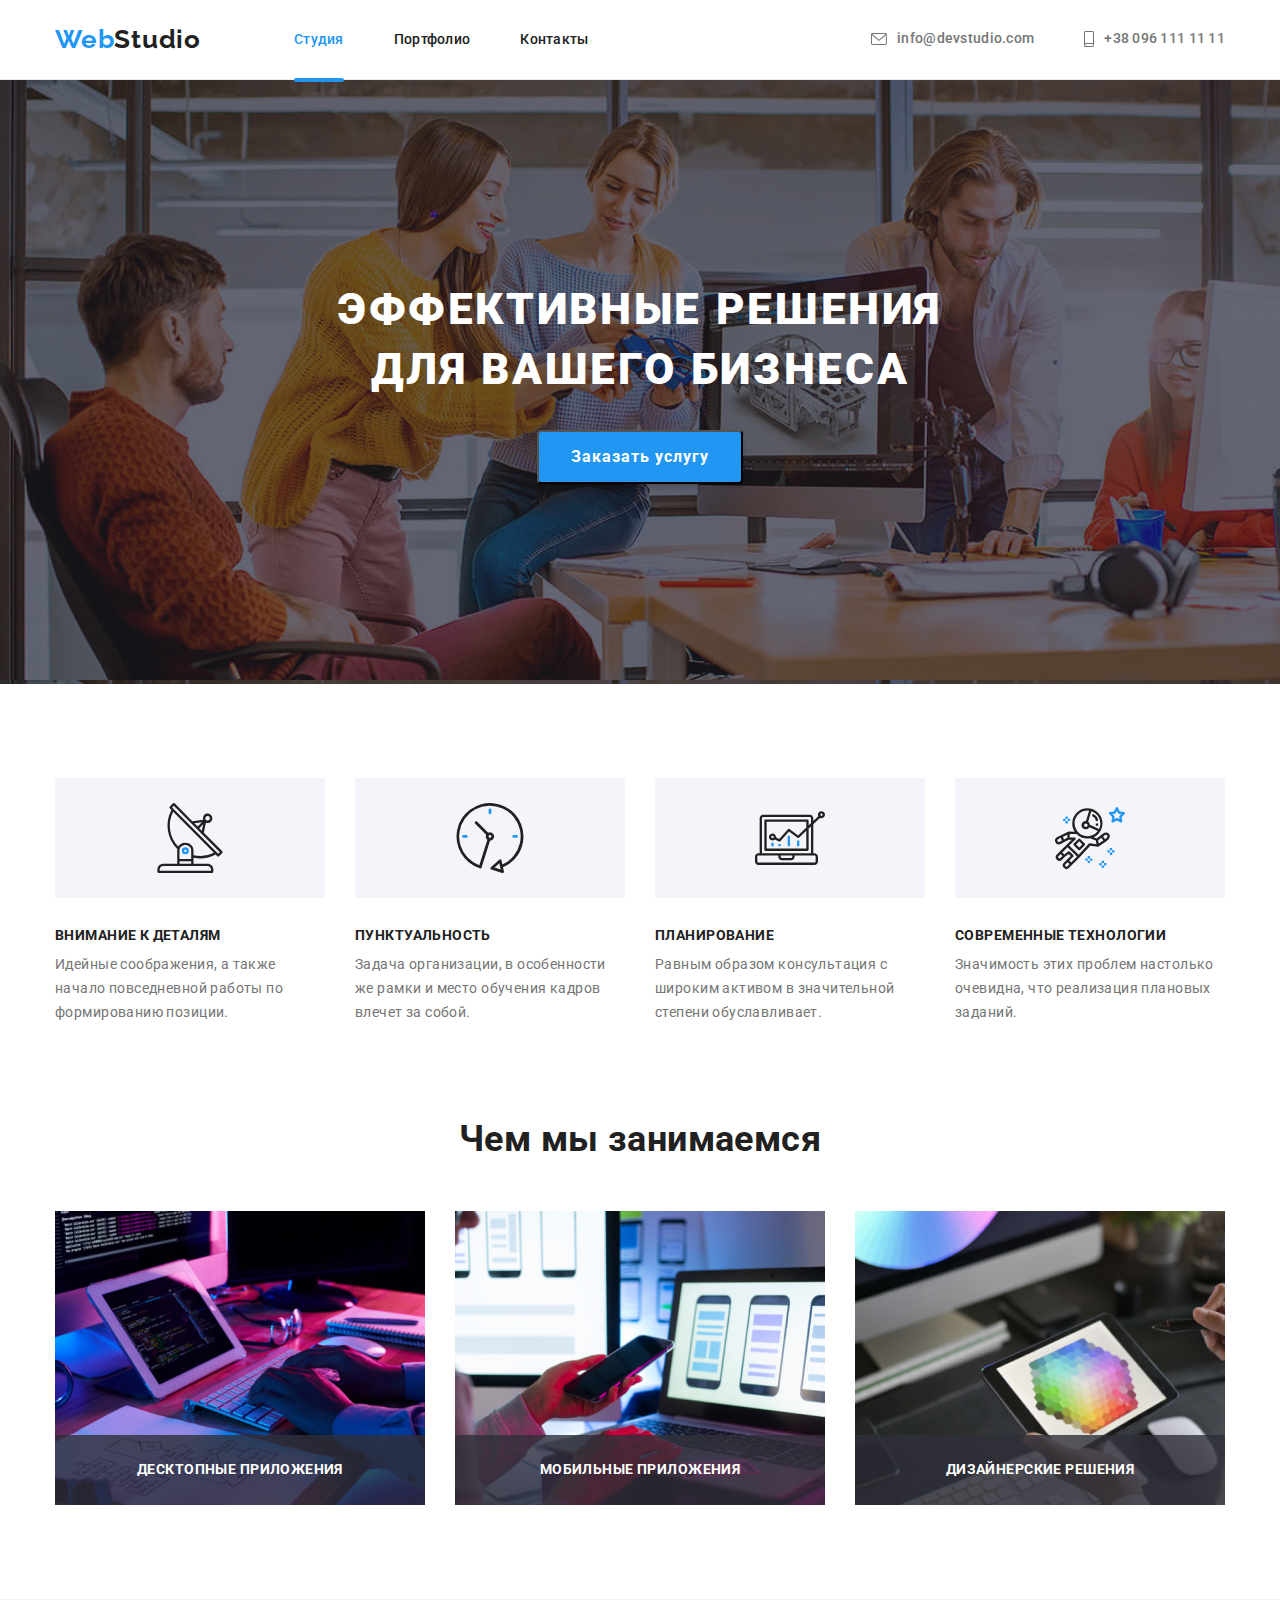
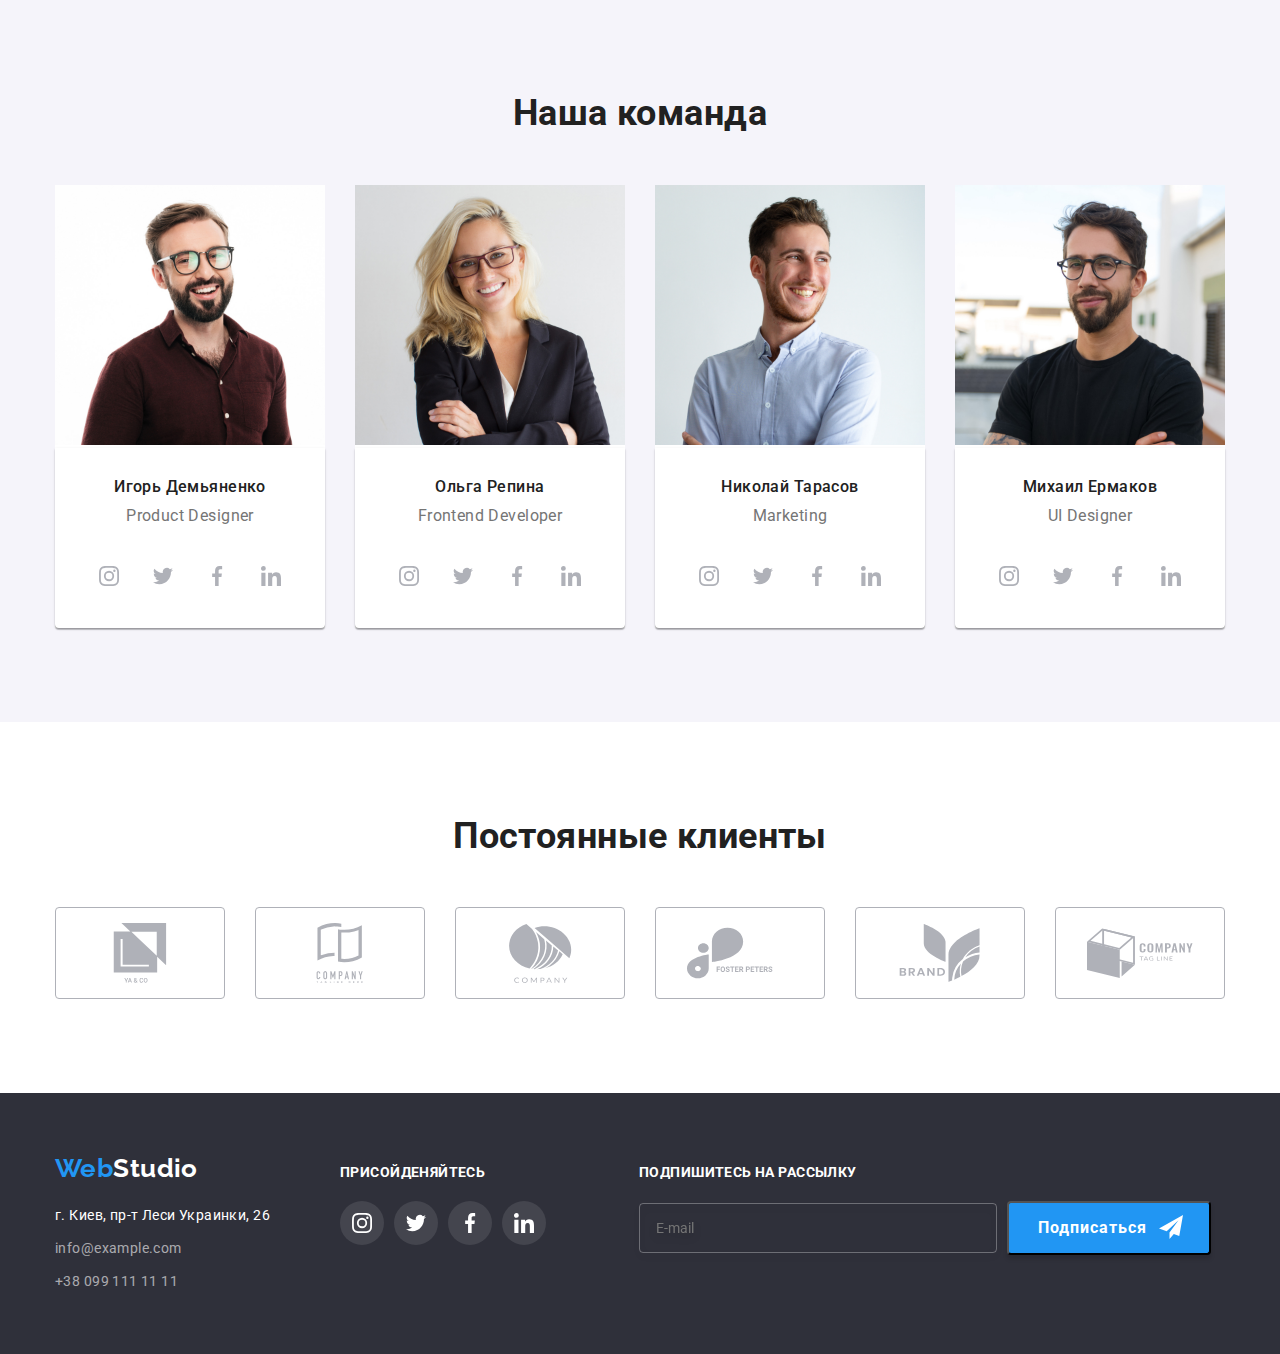
<file: index.html>
<!DOCTYPE html>
<html lang="ru">
<head>
    <meta charset="UTF-8">
    <meta http-equiv="X-UA-Compatible" content="IE=edge">
    <meta name="viewport" content="width=device-width, initial-scale=1.0">
    <title>WebStudio</title>
    <link rel="stylesheet" href="https://cdn.jsdelivr.net/npm/modern-normalize@1.1.0/modern-normalize.min.css">
    <link rel="stylesheet" href="./css/style.css">
    <link rel="preconnect" href="https://fonts.googleapis.com">
    <link rel="preconnect" href="https://fonts.gstatic.com" crossorigin>
    <link href="https://fonts.googleapis.com/css2?family=Raleway:wght@700&family=Roboto:wght@400;500;700;900&display=swap"
        rel="stylesheet">
</head>
<body>
    <!-- Navigation-->
        <header class="header">
            <div class="container container-header">
        <nav class="nav">
            <a class="nav-header" href="./index.html"><span class="icon">Web</span>Studio</a>
            <ul class="nav-list">
                <li class="nav-item">
                    <a class="nav-link current" href="./index.html">Студия</a>
                </li>
                <li class="nav-item">
                    <a class="nav-link" href="./portfolio.html">Портфолио</a>
                </li>
                <li class="nav-item">
                    <a class="nav-link" href="">Контакты</a>
                </li>
            </ul>
        </nav>
        <ul class="contact-list">
            <li class="contact-item">
                <a class="contact-link" href="mailto:info@devstudio.com">
                 <svg class="mail-icon" width="16" height="12">
                    <use href="./images/icons.svg#envelope"></use>
                 </svg>info@devstudio.com
                </a>
            </li>
            <li class="contact-item">
                <a class="contact-link" href="tel:+380961111111">
                    <svg class="mail-icon" width="10" height="16">
                      <use href="./images/icons.svg#smartphone"></use>
                    </svg>+38 096 111 11 11
                </a>
            </li>
        </ul>
            </div>
    </header>
    <main>
        <!--Hero-->
        <section class="hero">
            <div class="container">
            <h1 class="hero-title">Эффективные решения<br>для вашего бизнеса</h1>
                <button class="hero-btn" type="button" data-modal-open>Заказать услугу</button>
                <div class="backdrop is-hidden" data-modal>
                    <div class="modal">
                        <form class="form">
                            <button class="btn-modal-close" data-modal-close>
                                <svg class="icon-modal-close">
                                    <use href="./images/icons-form.svg#close-black-form"></use>
                                </svg>
                            </button>
                            <b class="form-title">Оставьте свои данные, мы вам перезвоним</b>
                            <div class="form-field">
                                <input class="form-input" type="text" name="text" id="name">
                                <span class="form-icon"><svg class="form-icon-item">
                                    <use href="./images/icons-form.svg#person-black-form"></use>
                                </svg></span>
                                <label class="form-label" for="name">Имя</label>
                            </div>
                            <div class="form-field">
                                <input class="form-input" type="tel" name="tel" id="tel">
                                <span class="form-icon"><svg class="form-icon-item">
                                    <use href="./images/icons-form.svg#phone-black-form"></use>
                                </svg></span>
                                <label class="form-label" for="tel">Телефон</label>
                            </div>
                            <div class="form-field">
                                <input class="form-input" type="email" name="email" id="email">
                                <span class="form-icon"><svg class="form-icon-item">
                                    <use href="./images/icons-form.svg#email-black-form"></use>
                                </svg></span>
                                <label class="form-label" for="email">Почта</label>
                            </div>
                            <div class="form-field">
                                <textarea class="form-input" placeholder="Введите текст" rows="5" name="feedback" id="feedback"></textarea>
                                <label class="form-label" for="feedback">Комментарий</label>
                            </div>
                            <div class="checkbox">
                                <label class="checkbox-label">
                                <input class="checkbox-input" type="checkbox" name="chekbox">
                                <span class="checkbox-icon"></span>
                                    Соглашаюсь с рассылкой и принимаю <a class="condition" href="">Условия договора</a>
                                </label>
                            </div>
                            <button class="form-btn-send" type="submit">Отправить</button>
                        </form>
                    </div>
                </div>
            </div>
        </section>
        <!--Наши преимущества-->
        <section class="content">
            <div class="container">
            <h2 hidden>Наши особенности</h2>
            <ul class="content-list">
                <li class="content-item">
                    <div class="box-icon">
                        <svg class="icon-special">
                            <use href="./images/icons.svg#antenna"></use>
                        </svg>
                    </div>
                    <h3 class="content-subtitle">Внимание к деталям</h3>
                    <p class="content-text">Идейные соображения, а также начало повседневной работы по формированию позиции.</p>
                </li>
                <li class="content-item">
                    <div class="box-icon">
                        <svg class="icon-special">
                        <use href="./images/icons.svg#clock"></use>
                        </svg>
                    </div>
                    <h3 class="content-subtitle">Пунктуальность</h3>
                    <p class="content-text">Задача организации, в особенности же рамки и место обучения кадров влечет за собой.</p>
                </li>
                <li class="content-item">
                    <div class="box-icon">
                        <svg class="icon-special">
                        <use href="./images/icons.svg#diagram"></use>
                        </svg>
                    </div>
                    <h3 class="content-subtitle">Планирование</h3>
                    <p class="content-text">Равным образом консультация с широким активом в значительной степени обуславливает.</p>
                </li>
                <li class="content-item">
                    <div class="box-icon">
                        <svg class="icon-special">
                        <use href="./images/icons.svg#astronaut"></use>
                        </svg>
                    </div>
                    <h3 class="content-subtitle">Современные технологии</h3>
                    <p class="content-text">Значимость этих проблем настолько очевидна, что реализация плановых заданий.</p>
                </li>
            </ul>
            </div>
        </section>
        <!--Чем мы занимаемся-->
        <section class="section">
            <div class="container">
            <h2 class="main-title">Чем мы занимаемся</h2>
            <ul class="image-list">
                <li class="image-item">
                    <div class="image-thumb">
                    <img class="image-works" src="./images/img.jpg" alt="создание сайта" width="370" height="294">
                    <p class="image-thumb-text">
                        Десктопные приложения
                    </p>
                    </div>
                </li>
                <li class="image-item">
                    <div class="image-thumb">
                    <img class="image-works" src="./images/img-1.jpg" alt="разработка мобильного приложения" width="370" height="294">
                    <p class="image-thumb-text">
                        Мобильные приложения
                    </p>
                    </div>
                </li>
                <li class="image-item">
                    <div class="image-thumb">
                    <img class="image-works" src="./images/img-2.jpg" alt="гамма цветов" width="370" height="294">
                    <p class="image-thumb-text">
                        Дизайнерские решения 
                    </p>
                    </div>
                </li>
            </ul>
            </div>
        </section>
        <!--Наша команда-->
        <section class="section team">
            <div class="container">
            <h2 class="main-title">Наша команда</h2>
                <ul class="team-list">
                    <li class="team-item">
                        <img class="team-link" src="./images/img-igor.jpg" alt="фото Игорь Демьяненко дизайнер продукта" width="270" height="260">
                        <div class="team-border">
                        <h3 class="title-avatar">Игорь Демьяненко</h3>
                        <p class="team-text">Product Designer</p>
                        <ul class="icons-line">
                            <li class="icons-item">
                                <a class="background-link" href="https://instagram.com">
                                    <svg class="social-media">
                                         <use href="./images/icons.svg#instagram"></use>
                                     </svg>
                                 </a>
                            </li>
                            <li class="icons-item">
                                <a class="background-link" href="https://twiter.com">
                                    <svg class="social-media">
                                        <use href="./images/icons.svg#twitter"></use>
                                    </svg>
                                </a>
                            </li>
                            <li class="icons-item">
                                <a class="background-link" href="https://facebook.com">
                                    <svg class="social-media">
                                        <use href="./images/icons.svg#facebook"></use>
                                    </svg>
                                </a>
                            </li>
                            <li class="icons-item">
                                <a class="background-link" href="https://linkedin.com">
                                    <svg class="social-media">
                                        <use href="./images/icons.svg#linkedin"></use>
                                    </svg>
                                </a>
                            </li>
                        </ul>
                        </div>
                    </li>
                    <li class="team-item">
                        <img class="team-link" src="./images/img-olga.jpg" alt="фото Ольга Репина frontend разработчик" width="270" height="260">
                        <div class="team-border">
                        <h3 class="title-avatar">Ольга Репина</h3>
                        <p class="team-text">Frontend Developer</p>
                        <ul class="icons-line">
                            <li class="icons-item">
                                <a class="background-link" href="https://instagram.com">
                                    <svg class="social-media">
                                        <use href="./images/icons.svg#instagram"></use>
                                    </svg>
                                </a>
                            </li>
                            <li class="icons-item">
                                <a class="background-link" href="https://twiter.com">
                                    <svg class="social-media">
                                        <use href="./images/icons.svg#twitter"></use>
                                    </svg>
                                </a>
                            </li>
                            <li class="icons-item">
                                <a class="background-link" href="https://facebook.com">
                                    <svg class="social-media">
                                        <use href="./images/icons.svg#facebook"></use>
                                    </svg>
                                </a>
                            </li>
                            <li class="icons-item">
                                <a class="background-link" href="https://linkedin.com">
                                    <svg class="social-media">
                                        <use href="./images/icons.svg#linkedin"></use>
                                    </svg>
                                </a>
                            </li>
                        </ul>
                        </div>
                    </li>
                    <li class="team-item">
                        <img class="team-link" src="./images/img-nikolaj.jpg" alt="фото Николай Тарасов маркитолог" width="270" height="260">
                        <div class="team-border">
                        <h3 class="title-avatar">Николай Тарасов</h3>
                        <p class="team-text">Marketing</p>
                        <ul class="icons-line">
                            <li class="icons-item">
                                <a class="background-link" href="https://instagram.com">
                                    <svg class="social-media">
                                        <use href="./images/icons.svg#instagram"></use>
                                    </svg>
                                </a>
                            </li>
                            <li class="icons-item">
                                <a class="background-link" href="https://twiter.com">
                                    <svg class="social-media">
                                        <use href="./images/icons.svg#twitter"></use>
                                    </svg>
                                </a>
                            </li>
                            <li class="icons-item">
                                <a class="background-link" href="https://facebook.com">
                                    <svg class="social-media">
                                        <use href="./images/icons.svg#facebook"></use>
                                    </svg>
                                </a>
                            </li>
                            <li class="icons-item">
                                <a class="background-link" href="https://linkedin.com">
                                    <svg class="social-media">
                                        <use href="./images/icons.svg#linkedin"></use>
                                    </svg>
                                </a>
                            </li>
                        </ul>
                        </div>
                    </li>
                    <li class="team-item">
                        <img class="team-link" src="./images/img-mihail.jpg" alt="фото Михаил Ермаков дизайнер пользовательского интерфейса" width="270" height="260">
                        <div class="team-border">
                        <h3 class="title-avatar">Михаил Ермаков</h3>
                        <p class="team-text">UI Designer</p>
                        <ul class="icons-line">
                            <li class="icons-item">
                                <a class="background-link" href="https://instagram.com">
                                    <svg class="social-media">
                                        <use href="./images/icons.svg#instagram"></use>
                                    </svg>
                                </a>
                            </li>
                            <li class="icons-item">
                                <a class="background-link" href="https://twiter.com">
                                    <svg class="social-media">
                                        <use href="./images/icons.svg#twitter"></use>
                                    </svg>
                                </a>
                            </li>
                            <li class="icons-item">
                                <a class="background-link" href="https://facebook.com">
                                    <svg class="social-media">
                                        <use href="./images/icons.svg#facebook"></use>
                                    </svg>
                                </a>
                            </li>
                            <li class="icons-item">
                                <a class="background-link" href="https://linkedin.com">
                                    <svg class="social-media">
                                        <use href="./images/icons.svg#linkedin"></use>
                                    </svg>
                                </a>
                            </li>
                        </ul>
                        </div>
                    </li>
                </ul>
            </div>
        </section>
        <section class="section">
            <div class="container">
                <h2 class="main-title">Постоянные клиенты</h2>
                <ul class="company-list">
                <li class="company-item">
                <a class="company-link" href="">
                    <svg class="company-svg" width="106" height="60">
                        <use href="./images/icons.svg#Union"></use>
                    </svg>
                </a>
                </li>
                <li class="company-item">
                  <a class="company-link" href="">
                    <svg class="company-svg" width="106" height="60">
                        <use href="./images/icons.svg#tagline-here"></use>
                    </svg>
                  </a>
                </li>
                <li class="company-item">
                  <a class="company-link" href="">
                    <svg class="company-svg" width="106" height="60">
                        <use href="./images/icons.svg#company"></use>
                    </svg>
                  </a>
                </li>
                <li class="company-item">
                  <a class="company-link" href="">
                    <svg class="company-svg" width="106" height="60">
                        <use href="./images/icons.svg#foster-peters"></use>
                    </svg>
                  </a>
                </li>
                <li class="company-item">
                  <a class="company-link" href="">
                    <svg class="company-svg" width="106" height="60">
                        <use href="./images/icons.svg#brand"></use>
                    </svg>
                  </a>
                </li>
                <li class="company-item">
                  <a class="company-link" href="">
                    <svg class="company-svg" width="106" height="60">
                        <use href="./images/icons.svg#tagline-last"></use>
                    </svg>
                  </a>
                </li>
                </ul>
            </div>
        </section>
    </main>
    <!--Подвал-->
    <footer class="footer">
        <div class="container footer-container">
        <div>
        <a class="footer-link" href="./index.html"><span class="icon">Web</span>Studio</a>
        <address class="map">г. Киев, пр-т Леси Украинки, 26</address>
        <ul class="footer-list">
            <li class="footer-item">
                <a class="footer-contact" href="mailto:info@example.com">info@example.com</a>
            </li>
            <li class="footer-item">
                <a class="footer-contact" href="tel:+380991111111">+38 099 111 11 11</a>
            </li>
        </ul>
        </div>
        <div class="social-container">
            <p class="footer-join">присойденяйтесь</p>   
            <ul class="footer-list-icons">
            <li class="footer-item-icons">
                <a class="footer-link-icons" href="https://instagram.com">
                    <svg class="footer-icons" width="20" height="20">
                        <use href="./images/icons.svg#instagram"></use>
                    </svg>
                </a>
            </li>
            <li class="footer-item-icons">
                <a class="footer-link-icons" href="https://twiter.com">
                    <svg class="footer-icons" width="20" height="20">
                        <use href="./images/icons.svg#twitter"></use>
                    </svg>
                </a>
            </li>
            <li class="footer-item-icons">
                <a class="footer-link-icons" href="https://facebook.com">
                    <svg class="footer-icons" width="20" height="20">
                        <use href="./images/icons.svg#facebook"></use>
                    </svg>
                </a>
            </li>
            <li class="footer-item-icons">
                <a class="footer-link-icons" href="https://linkedin.com">
                    <svg class="footer-icons" width="20" height="20">
                        <use href="./images/icons.svg#linkedin"></use>
                    </svg>
                </a>
            </li>
        </ul>
        </div>
        <form class="form-footer">
            <b class="form-title-footer">
                Подпишитесь на рассылку
            </b>
            <div class="form-footer-box">
                <input class="form-footer-input" type="email" name="email" placeholder="E-mail">
                <span class="form-footer-icon">
                    <svg class="form-footer-item">
                        <use href="./images/icons-form.svg#icon-send"></use>
                    </svg>
                </span>
            <button class="btn-footer-submit" type="submit">Подписаться</button>
            </div>
        </form>
        </div>
    </footer>
    <script src="./js/modal.js"></script>
</body>
</html>
</file>
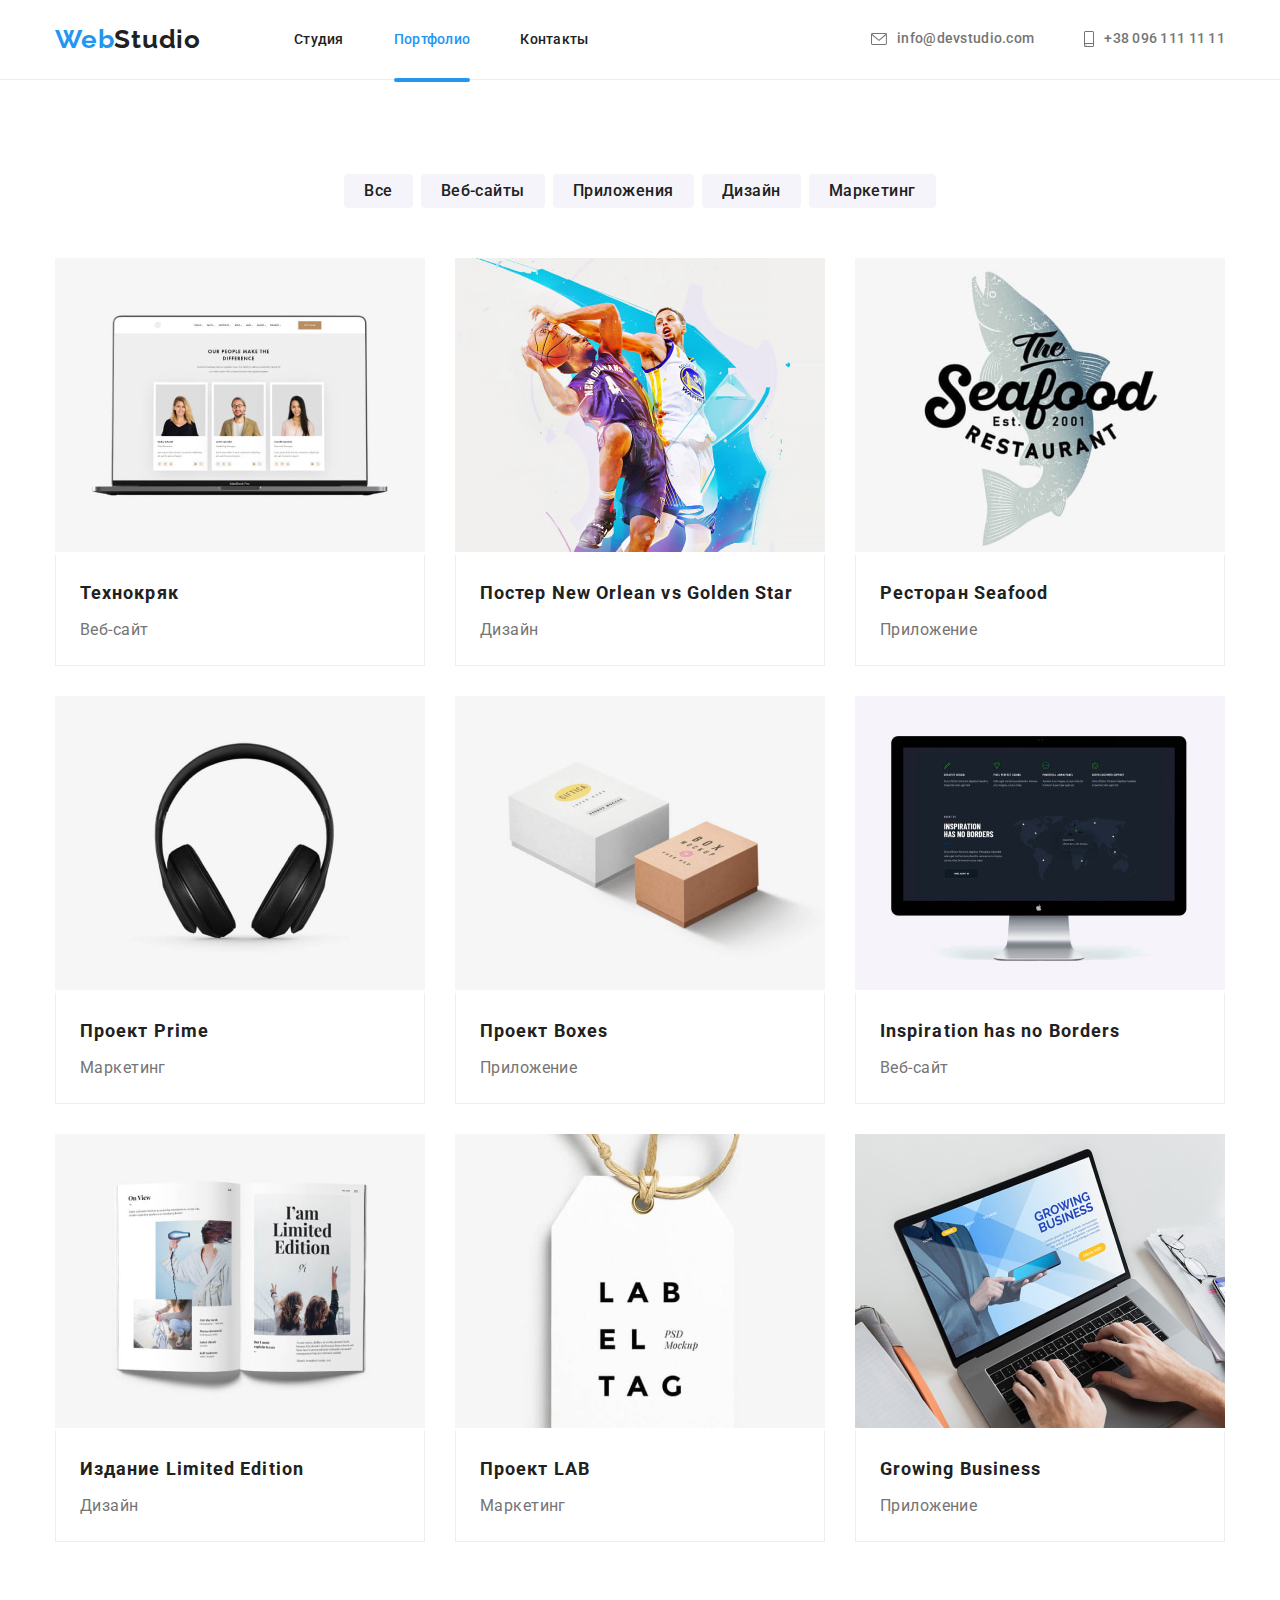
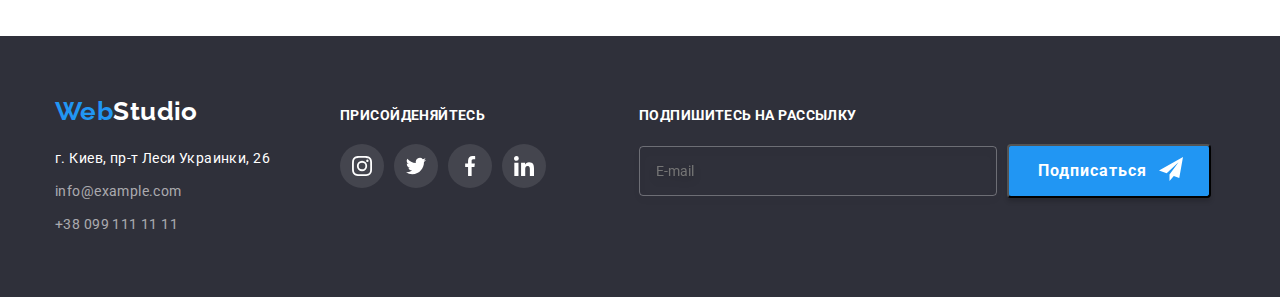
<file: portfolio.html>
<!DOCTYPE html>
<html lang="ru">

<head>
    <meta charset="UTF-8">
    <meta http-equiv="X-UA-Compatible" content="IE=edge">
    <meta name="viewport" content="width=device-width, initial-scale=1.0">
    <title>Портфолио</title>
    <link rel="stylesheet" href="https://cdn.jsdelivr.net/npm/modern-normalize@1.1.0/modern-normalize.min.css">
    <link rel="stylesheet" href="./css/style.css">
    <link rel="preconnect" href="https://fonts.googleapis.com">
    <link rel="preconnect" href="https://fonts.gstatic.com" crossorigin>
    <link href="https://fonts.googleapis.com/css2?family=Raleway:wght@700&family=Roboto:wght@400;500;700;900&display=swap"
        rel="stylesheet">
    </head>
<body>
    <!-- Navigation-->
        <header class="header">
            <div class="container container-header">
                <nav class="nav">
                    <a class="nav-header" href="./index.html"><span class="icon">Web</span>Studio</a>
                    <ul class="nav-list">
                        <li class="nav-item">
                            <a class="nav-link" href="./index.html">Студия</a>
                        </li>
                        <li class="nav-item">
                            <a class="nav-link current" href="./portfolio.html">Портфолио</a>
                        </li>
                        <li class="nav-item">
                            <a class="nav-link" href="">Контакты</a>
                        </li>
                    </ul>
                </nav>
                <ul class="contact-list">
                    <li class="contact-item">
                        <a class="contact-link" href="mailto:info@devstudio.com">
                            <svg class="mail-icon" width="16" height="12">
                                <use href="./images/icons.svg#envelope"></use>
                            </svg>info@devstudio.com
                        </a>
                    </li>
                    <li class="contact-item">
                        <a class="contact-link" href="tel:+380961111111">
                            <svg class="mail-icon" width="10" height="16">
                                <use href="./images/icons.svg#smartphone"></use>
                            </svg>+38 096 111 11 11
                        </a>
                    </li>
                </ul>
            </div>
        </header>
    <main>
        <!-- Filters portfolio -->
        <section class="portfolio">
            <div class="container">
            <h2 hidden>Portfolio</h2>
            <ul class="button-list">
                <li class="button-item">
                    <button class="dropdown" type="button">Все</button>
                </li>
                <li class="button-item">
                    <button class="dropdown" type="button">Веб-сайты</button>
                </li>
                <li class="button-item">
                    <button class="dropdown" type="button">Приложения</button>
                </li>
                <li class="button-item">
                    <button class="dropdown" type="button">Дизайн</button>
                </li>
                <li class="button-item">
                    <button class="dropdown" type="button">Маркетинг</button>
                </li>
            </ul>
            <!--Foto Portfolio -->
            <ul class="gallery-list">
                <li class="gallery-item">
                    <div class="box-overlay">
                        <a class="gallery-link" href="">
                        <div class="overlay">
                            <p class="overlay-txt">
                                Ресурс предлагает комплексные предложения с разным уровнем функционала и сервисов. Все это позволит посетителю получить
                                исчерпывающие сведения о компании или частном лице.
                            </p>
                        </div>    
                            <img class="gallery-pic" src="./images/techcryk.jpg" alt="страница веб сайта на ноутбуке" width="370" height="294">
                            <div class="gallery-border">
                                <h3 class="gallery-title">Технокряк</h3>
                                <p class="gallery-description">Веб-сайт</p>
                            </div>
                        </a>
                    </div>
                </li>
                <li class="gallery-item">
                    <div class="box-overlay">
                        <a class="gallery-link" href="">
                    <div class="overlay">
                        <p class="overlay-txt">
                            Ресурс предлагает комплексные предложения с разным уровнем функционала и сервисов. Все это позволит посетителю
                            получить
                            исчерпывающие сведения о компании или частном лице.
                        </p>
                    </div>
                      <img class="gallery-pic" src="./images/poster-orlean-colden.jpg" alt="постер баскетбольный два баскетболиста" width="370" height="294">
                    <div class="gallery-border">
                      <h3 class="gallery-title">Постер New Orlean vs Golden Star</h3>
                        <p class="gallery-description">Дизайн</p>
                    </div>
                    </a>
                    </div>
                </li>
                <li class="gallery-item">
                    <div class="box-overlay">
                        <a class="gallery-link" href="">
                        <div class="overlay">
                            <p class="overlay-txt">
                                Ресурс предлагает комплексные предложения с разным уровнем функционала и сервисов. Все это позволит
                                посетителю получить
                                исчерпывающие сведения о компании или частном лице.
                            </p>
                        </div>
                      <img class="gallery-pic" src="./images/seafood.jpg" alt="логотип ресторана seafood" width="370" height="294">
                    <div class="gallery-border">
                      <h3 class="gallery-title">Ресторан Seafood</h3>
                        <p class="gallery-description">Приложение</p>
                    </div>
                    </a>
                    </div>
                </li>
                <li class="gallery-item">
                    <div class="box-overlay">
                        <a class="gallery-link" href="">
                        <div class="overlay">
                            <p class="overlay-txt">
                                Ресурс предлагает комплексные предложения с разным уровнем функционала и сервисов. Все это позволит
                                посетителю получить
                                исчерпывающие сведения о компании или частном лице.
                            </p>
                        </div>
                      <img class="gallery-pic" src="./images/prime.jpg" alt="наушники" width="370" height="294">
                    <div class="gallery-border">
                      <h3 class="gallery-title">Проект Prime</h3>
                        <p class="gallery-description">Маркетинг</p>
                    </div>
                    </a>
                    </div>
                </li>
                <li class="gallery-item">
                    <div class="box-overlay">
                        <a class="gallery-link" href="">
                        <div class="overlay">
                            <p class="overlay-txt">
                                Ресурс предлагает комплексные предложения с разным уровнем функционала и сервисов. Все это позволит
                                посетителю получить
                                исчерпывающие сведения о компании или частном лице.
                            </p>
                        </div>
                      <img class="gallery-pic" src="./images/boxes.jpg" alt="картонные упаковочные коробки" width="370" height="294">
                    <div class="gallery-border">
                      <h3 class="gallery-title">Проект Boxes</h3>
                        <p class="gallery-description">Приложение</p>
                    </div>
                    </a>
                    </div>
                </li>
                <li class="gallery-item">
                    <div class="box-overlay">
                        <a class="gallery-link" href="">
                        <div class="overlay">
                            <p class="overlay-txt">
                                Ресурс предлагает комплексные предложения с разным уровнем функционала и сервисов. Все это позволит
                                посетителю получить
                                исчерпывающие сведения о компании или частном лице.
                            </p>
                        </div>
                      <img class="gallery-pic" src="./images/borders.jpg" alt="страница сайта" width="370" height="294">
                    <div class="gallery-border">
                      <h3 class="gallery-title">Inspiration has no Borders</h3>
                        <p class="gallery-description">Веб-сайт</p>
                    </div>
                    </a>
                    </div>
                </li>
                <li class="gallery-item">
                    <div class="box-overlay">
                        <a class="gallery-link" href="">
                        <div class="overlay">
                            <p class="overlay-txt">
                                Ресурс предлагает комплексные предложения с разным уровнем функционала и сервисов. Все это позволит
                                посетителю получить
                                исчерпывающие сведения о компании или частном лице.
                            </p>
                        </div>
                      <img class="gallery-pic" src="./images/limited-edition.jpg" alt="книжное ездание Limited Edition" width="370" height="294">
                    <div class="gallery-border">
                      <h3 class="gallery-title">Издание Limited Edition</h3>
                        <p class="gallery-description">Дизайн</p>
                    </div>
                    </a>
                    </div>
                </li>
                <li class="gallery-item">
                    <div class="box-overlay">
                        <a class="gallery-link" href="">
                        <div class="overlay">
                            <p class="overlay-txt">
                                Ресурс предлагает комплексные предложения с разным уровнем функционала и сервисов. Все это позволит
                                посетителю получить
                                исчерпывающие сведения о компании или частном лице.
                            </p>
                        </div>
                      <img class="gallery-pic" src="./images/lab.jpg" alt="ярлык с надписью lab" width="370" height="294">
                    <div class="gallery-border">
                      <h3 class="gallery-title">Проект LAB</h3>
                        <p class="gallery-description">Маркетинг</p>
                    </div>
                    </a>
                    </div>
                </li>
                <li class="gallery-item">
                    <div class="box-overlay">
                        <a class="gallery-link" href="">
                        <div class="overlay">
                            <p class="overlay-txt">
                                Ресурс предлагает комплексные предложения с разным уровнем функционала и сервисов. Все это позволит
                                посетителю получить
                                исчерпывающие сведения о компании или частном лице.
                            </p>
                        </div>
                      <img class="gallery-pic" src="./images/growing.jpg" alt="страница сайта growing business" width="370" height="294">
                    <div class="gallery-border">
                      <h3 class="gallery-title">Growing Business</h3>
                        <p class="gallery-description">Приложение</p>
                    </div>
                    </a>
                    </div>
                </li>
            </ul>
            </div>
        </section>
    </main>
    <!--Footer-->
    <footer class="footer">
    <div class="container footer-container">
        <div>
            <a class="footer-link" href="./index.html"><span class="icon">Web</span>Studio</a>
            <address class="map">г. Киев, пр-т Леси Украинки, 26</address>
            <ul class="footer-list">
                <li class="footer-item">
                    <a class="footer-contact" href="mailto:info@example.com">info@example.com</a>
                </li>
                <li class="footer-item">
                    <a class="footer-contact" href="tel:+380991111111">+38 099 111 11 11</a>
                </li>
            </ul>
        </div>
        <div class="social-container">
            <p class="footer-join">присойденяйтесь</p>
            <ul class="footer-list-icons">
                <li class="footer-item-icons">
                    <a class="footer-link-icons" href="https://instagram.com">
                        <svg class="footer-icons" width="20" height="20">
                            <use href="./images/icons.svg#instagram"></use>
                        </svg>
                    </a>
                </li>
                <li class="footer-item-icons">
                    <a class="footer-link-icons" href="https://twiter.com">
                        <svg class="footer-icons" width="20" height="20">
                            <use href="./images/icons.svg#twitter"></use>
                        </svg>
                    </a>
                </li>
                <li class="footer-item-icons">
                    <a class="footer-link-icons" href="https://facebook.com">
                        <svg class="footer-icons" width="20" height="20">
                            <use href="./images/icons.svg#facebook"></use>
                        </svg>
                    </a>
                </li>
                <li class="footer-item-icons">
                    <a class="footer-link-icons" href="https://linkedin.com">
                        <svg class="footer-icons" width="20" height="20">
                            <use href="./images/icons.svg#linkedin"></use>
                        </svg>
                    </a>
                </li>
            </ul>
        </div>
        <form class="form-footer">
            <b class="form-title-footer">
                Подпишитесь на рассылку
            </b>
            <div class="form-footer-box">
                <input class="form-footer-input" type="email" name="email" placeholder="E-mail">
                <span class="form-footer-icon">
                    <svg class="form-footer-item">
                        <use href="./images/icons-form.svg#icon-send"></use>
                    </svg>
                </span>
                <button class="btn-footer-submit" type="submit">Подписаться</button>
            </div>
        </form>
    </div>
    </footer>
</body>
</html>
</file>
<file: css/style.css>
:root {
  /* Основные шрифты */
  --main-font: Roboto, sans-serif;
  --secondary-font: Raleway, sans-serif;
  /* Фоны */
  --white-theme: #ffffff;
  --secondary-theme: #f5f4fa;
  --dark-background: #2f303a;
  /* Цвета текста */
  --main-text: #212121;
  --gray-text: #757575;
  --white-text: #ffffff;
  /* Эфект hover */
  --blue-hover: #2196f3;
  /*Фон кнопки  */
  --blue-bnt: #2196f3;
  /* cubic */
  --cubic-anm: cubic-bezier(0.4, 0, 0.2, 1);
}

body {
  color: var(--white-theme);
  font-family: var(--main-font);
  font-size: 14px;
  font-weight: 400;
  letter-spacing: 0.03em;
}

h1,
h2,
h3,
p,
ul {
  list-style: none;
  padding-left: 0;
  margin-top: 0;
  margin-bottom: 0;
}

a {
  text-decoration: none;
}

.container {
  width: 1200px;
  padding-left: 15px;
  padding-right: 15px;
  margin: 0 auto;
}

/* Header */
/* color-text */
.header {
  padding-top: 24px;
  padding-bottom: 24px;
  border-bottom: 1px solid #ececec;
}

.container-header {
  display: flex;
  align-items: center;
}

.nav {
  display: flex;
  align-items: center;
}

.nav-header {
  color: var(--main-text);
  font-family: var(--secondary-font);
  font-weight: 700;
  font-size: 26px;
  line-height: 1.19;
  letter-spacing: 0.03em;
}

.icon {
  color: var(--blue-hover);
}

/* Navigation */
/* block */

.nav-list {
  display: flex;
  margin-left: 93px;
}

.nav-item {
  margin-right: 50px;
  position: relative;
}

.nav-item:last-child {
  margin-right: 0;
}

.nav-link {
  color: var(--main-text);
  font-weight: 500;
  line-height: 1.14;
  letter-spacing: 0.02em;

  transition: color 250ms var(--cubic-anm);
}

.nav-link:hover,
.nav-link:focus {
  color: var(--blue-hover);
}

.current {
  color: var(--blue-hover);
}

.current::after {
  content: "";
  display: block;
  width: 100%;
  height: 4px;
  background-color: var(--blue-bnt);
  position: absolute;
  border-radius: 2px;
  top: 275%;
}

.contact-list {
  display: flex;
  margin-left: auto;
}

.contact-item {
  margin-right: 50px;
}

.contact-item:last-child {
  margin-right: 0;
}

.contact-link {
  display: flex;
  align-items: center;
  color: var(--gray-text);
  font-weight: 500;
  line-height: 1.14;
  letter-spacing: 0.02em;

  transition: color 250ms var(--cubic-anm);
}

.mail-icon {
  fill: var(--gray-text);
  margin-right: 10px;

  transition: fill 250ms var(--cubic-anm);
}

.contact-link:hover,
.contact-link:focus {
  color: var(--blue-hover);
}

.contact-link:hover .mail-icon,
.contact-link:focus .mail-icon {
  fill: var(--blue-hover);
}

/* Hero */
/* color-text */
.hero {
  background-image: linear-gradient(
      to right,
      rgba(47, 48, 58, 0.4),
      rgba(47, 48, 58, 0.4)
    ),
    url(../images/background-hero.jpg);
  background-color: var(--dark-background);
  padding-top: 200px;
  padding-bottom: 200px;
  text-align: center;
}

.hero-title {
  color: var(--white-text);
  font-weight: 900;
  font-size: 44px;
  line-height: 1.36;
  letter-spacing: 0.06em;
  text-transform: uppercase;
}

.hero-btn {
  color: var(--white-text);
  font-weight: 700;
  font-size: 16px;
  line-height: 1.87;
  letter-spacing: 0.06em;
  cursor: pointer;
  font-family: inherit;
  margin-top: 30px;
  padding-top: 10px;
  padding-right: 32px;
  padding-bottom: 10px;
  padding-left: 32px;
  background: var(--blue-bnt);
  box-shadow: 0px 4px 4px rgba(0, 0, 0, 0.15);
  border-radius: 4px;
}

.backdrop {
  z-index: 2;
  position: fixed;
  top: 0;
  left: 0;
  width: 100%;
  height: 100%;
  background-color: rgba(0, 0, 0, 0.2);
  opacity: 1;
  transition: opacity 250ms var(--cubic-anm), visibility 250ms var(--cubic-anm);
}

.backdrop.is-hidden {
  opacity: 0;
  pointer-events: none;
  visibility: hidden;
}

.backdrop.is-hidden .modal {
  transform: translate(-50%, -50%) scale(1.3);
}

.modal {
  position: absolute;
  top: 50%;
  left: 50%;
  padding: 40px;
  width: 528px;
  height: 581px;
  background-color: #fff;
  transform: translate(-50%, -50%) scale(1);
  transition: transform 250ms var(--cubic-anm);
}

.form-field {
  position: relative;
  display: flex;
  flex-direction: column-reverse;
  margin-bottom: 10px;
}

.form-field:nth-child(6) {
  margin-bottom: 20px;
}

.form-title {
  display: block;
  color: var(--main-text);
  font-weight: 700;
  font-size: 20px;
  line-height: 1.15;
  text-align: center;
  letter-spacing: 0.03em;
  margin-bottom: 30px;
}


.form-label {
  color: var(--gray-text);
  font-weight: 400;
  font-size: 12px;
  line-height: 1.16;
  letter-spacing: 0.01em;
  text-align: left;
  margin-bottom: 4px;
  cursor: pointer;
}

.form-icon {
  position: absolute;
  top: 30px;
  left: 12px;
}

.form-icon-item {
  outline: none;
  width: 18px;
  height: 18px;
  transition: fill 250ms var(--cubic-anm);
}


.form-input {
  outline: none;
  padding: 11px;
  cursor: pointer;
  padding-left: 42px;
  border: 1px solid rgba(33, 33, 33, 0.2);
  border-radius: 4px;
  transition: border-color 250ms var(--cubic-anm);
  resize: none;
}

.form-input:nth-last-child(2) {
  padding-top: 12px;
  padding-left: 16px;
}

.form-input:focus, .form-input:hover {
  border-color: var(--blue-hover);
}

.form-input:focus + .form-icon ,
.form-input:hover + .form-icon  {
  fill: var(--blue-hover);
}

.form-icon:hover {
  fill: var(--blue-hover);
}

.checkbox {
  color: var(--gray-text);
  font-weight: 400;
  font-size: 14px;
  line-height: 1.71;
  letter-spacing: 0.03em;
  margin-bottom: 30px;
  cursor: pointer;
}

.checkbox-label {
  display: flex;
  align-items: center;
  justify-content: center;
  cursor: pointer;
}

.checkbox-input {
  clip: rect(0 0 0 0);
  clip-path: inset(50%);
  height: 1px;
  overflow: hidden;
  white-space: nowrap;
  width: 1px;
}

.checkbox-icon {
  margin-right: 7px;
  width: 16px;
  height: 15px;
  color: #212121;
  border: solid 2px #212121;
  border-radius: 2px;
}

.checkbox-input:checked + .checkbox-icon {
  background-color: var(--blue-hover);
  border-radius: 2px;
  border-color: #2196f3;
  background-image: url(../images/icon-check.svg);
  background-origin: border-box;
}

.checkbox-input:focus + .checkbox-icon {
  border-color: #2196f3;
}

.condition {
  color: #2196f3;
  text-decoration: underline;
}

.form-btn-send {
  font-weight: 700;
  font-size: 16px;
  line-height: 1.87;
  color: var(--white-text);
  padding: 10px 55px;
  cursor: pointer;
  border: none;
  align-items: center;
  text-align: center;
  letter-spacing: 0.06em;
  background: #2196F3;
  box-shadow: 0px 4px 4px rgba(0, 0, 0, 0.15);
  border-radius: 4px;
}

.btn-modal-close {
  position: absolute;
  top: 8px;
  right: 8px;
  width: 30px;
  height: 30px;
  border-radius: 50%;
  background-color: #fff;
  border: 1px solid rgba(0, 0, 0, 0.1);
  cursor: pointer;
  transition: fill 250ms var(--cubic-anm);
  
}

.btn-modal-close:focus, .btn-modal-close:hover {
  fill: var(--blue-hover);
}

.icon-modal-close {
  width: 18px;
  height: 18px;
}


/* section Content */
.content {
  padding-top: 94px;
}

.content-list {
  display: flex;
}

.content-item {
  margin-right: 30px;
}

.content-item:last-child {
  margin-right: 0;
}

.box-icon {
  display: flex;
  align-items: center;
  justify-content: center;
  background-color: #f5f4fa;
  width: 270px;
  height: 120px;
  margin-bottom: 30px;
}

.icon-special {
  width: 70px;
  height: 70px;
}

/* color-text */
.content-subtitle {
  color: var(--main-text);
  font-weight: 700;
  font-size: 14px;
  line-height: 1.14;
  text-transform: uppercase;
}

.content-text {
  color: var(--gray-text);
  line-height: 1.71;
  margin-top: 10px;
}

/* section image-works */

.section {
  padding-top: 94px;
  padding-bottom: 94px;
}

/* color-text */
.main-title {
  color: var(--main-text);
  font-weight: 700;
  font-size: 36px;
  line-height: 1.16;
  margin-bottom: 50px;
}

.image-list {
  display: flex;
}

.image-item {
  margin-right: 30px;
}

.image-item:last-child {
  margin-right: 0;
}

.image-thumb {
  z-index: 1;
  position: relative;
}

.image-works {
  display: block;
}

.image-thumb-text {
  position: absolute;
  background-color: rgba(47, 48, 58, 0.8);
  transform: translate(-50%, 0);
  left: 50%;
  padding-top: 27px;
  padding-bottom: 27px;
  width: 100%;
  bottom: 0;
  margin: 0;

  font-weight: 700;
  font-size: 14px;
  line-height: 1.14;
  text-align: center;
  letter-spacing: 0.03em;
  text-transform: uppercase;
}

/* section team */

.team {
  background-color: var(--secondary-theme);
}

.main-title {
  text-align: center;
}

.team-list {
  display: flex;
}

.team-item {
  background-color: var(--white-theme);
  margin-right: 30px;
}

.team-item:last-child {
  margin-right: 0;
}

.team-border {
  box-shadow: 0px 1px 3px rgba(0, 0, 0, 0.12), 0px 1px 1px rgba(0, 0, 0, 0.14),
    0px 2px 1px rgba(0, 0, 0, 0.2);
  border-radius: 0px 0px 4px 4px;
  text-align: center;
  padding-top: 30px;
  padding-bottom: 30px;
}

/* color-text */

.title-avatar {
  color: var(--main-text);
  font-weight: 500;
  font-size: 16px;
  line-height: 1.18;
  margin-bottom: 10px;
}

.team-text {
  color: var(--gray-text);
  font-size: 16px;
  line-height: 1.18;
  margin-bottom: 28px;
}

.team-border .icons-line {
  display: flex;
  align-items: center;
  justify-content: center;
}

.icons-item {
  margin-right: 10px;
}

.icons-item:last-child {
  margin-right: 0;
}

.background-link {
  display: flex;
  justify-content: center;
  align-items: center;
  width: 44px;
  height: 44px;
  background-color: white;
  border-radius: 50%;

  transition: background-color 250ms var(--cubic-anm);
}

.background-link:hover,
.background-link:focus {
  background-color: var(--blue-hover);
}

.social-media {
  fill: #afb1b8;
  transition: fill 250ms var(--cubic-anm);
}

.background-link:hover .social-media,
.background-link:focus .social-media {
  fill: var(--white-theme);
}

.company-list {
  display: flex;
  align-items: center;
  justify-content: center;
}

.company-item {
  margin-right: 30px;
  height: 92px;
  width: 170px;
}

.company-item:last-child {
  margin-right: 0;
}

.company-link {
  display: flex;
  align-items: center;
  justify-content: center;
  border: 1px solid #afb1b8;
  box-sizing: border-box;
  border-radius: 4px;
  width: 100%;
  height: 100%;

  transition: border-color 250ms var(--cubic-anm);
}

.company-svg {
  fill: #afb1b8;
  transition: fill 250ms var(--cubic-anm);
}

.company-link:hover,
.company-link:focus {
  border-color: var(--blue-hover);
}

.company-link:hover .company-svg,
.company-link:focus .company-svg {
  fill: var(--blue-hover);
}

/* footer */

.footer {
  background-color: var(--dark-background);
  padding-top: 60px;
  padding-bottom: 60px;
}

.background-link {
  background-color: #fff;
  width: 44px;
  height: 44px;
}

.social-media {
  fill: #afb1b8;
  width: 20px;
  height: 20px;
}

.footer-link {
  color: var(--white-text);
  font-family: var(--secondary-font);
  font-weight: 700;
  font-size: 26px;
  line-height: 1.19;
  display: block;
  margin-bottom: 20px;
}

.map {
  color: var(--white-text);
  line-height: 1.71;
  font-style: normal;
  margin-bottom: 9px;
}

.footer-item {
  margin-bottom: 9px;
}

.footer-item:last-child {
  margin-bottom: 0;
}

.footer-contact {
  color: rgba(255, 255, 255, 0.6);
  line-height: 1.71;

  transition: color 250ms var(--cubic-anm);
}

.footer-contact:hover,
.footer-contact:focus {
  color: var(--blue-hover);
}

.footer-join {
  font-weight: 700;
  font-size: 14px;
  line-height: 1.14;
  letter-spacing: 0.03em;
  text-transform: uppercase;
  margin-bottom: 20px;
}

.footer-container {
  display: flex;
  align-items: baseline;
}

.social-container {
  margin-left: 70px;
}

.footer-list-icons {
  display: flex;
}

.footer-item-icons {
  margin-right: 10px;
}

.footer-item-icons:last-child {
  margin-right: 0;
}

.footer-link-icons {
  display: flex;
  align-items: center;
  justify-content: center;
  width: 44px;
  height: 44px;
  background: rgba(255, 255, 255, 0.1);
  border-radius: 50%;

  transition: background-color 250ms var(--cubic-anm);
}

.footer-icons {
  fill: var(--white-text);
}

.footer-link-icons:hover,
.footer-link-icons:focus {
  background-color: var(--blue-hover);
}

.form-footer {
  margin-left: 93px;
}

.form-title-footer {
  display: block;
  font-weight: 700;
  font-size: 14px;
  line-height: 1.14;
  letter-spacing: 0.03em;
  text-transform: uppercase;
  margin-bottom: 20px;
}

.form-footer-box {
  display: flex;
  align-items: center;
  position: relative;
}

.form-footer-input {
  margin-right: 10px;
  border: 1px solid rgba(255, 255, 255, 0.3);
  filter: drop-shadow(0px 4px 4px rgba(0, 0, 0, 0.15));
  border-radius: 4px;
  background: transparent;
  padding-top: 15px;
  padding-left: 16px;
  padding-bottom: 15px;
  width: 358px;
  height: 50px;
  outline: none;
  color: #fff;
}

.form-footer-icon {
  position: absolute;
  right: 28px;
}

.form-footer-item {
  width: 24px;
  height: 24px;
  fill: #fff;
}

.btn-footer-submit {
  color: var(--white-text);
  font-weight: 700;
  font-size: 16px;
  line-height: 1.87;
  letter-spacing: 0.06em;
  background: var(--blue-bnt);
  box-shadow: 0px 4px 4px rgba(0, 0, 0, 0.15);
  border-radius: 4px;
  padding-top: 10px;
  padding-right: 62px;
  padding-bottom: 10px;
  padding-left: 29px;
  cursor: pointer;
}

/* ПОРТФОЛИО */

.portfolio {
  padding-top: 94px;
  padding-bottom: 94px;
}

.button-list {
  display: flex;
  justify-content: center;
  margin-bottom: 50px;
}

.button-item {
  margin-right: 8px;
}

.button-item:last-child {
  margin-right: 0;
}

.dropdown {
  padding: 4px 20px;
  border: none;

  color: var(--main-text);
  cursor: pointer;
  background-color: var(--secondary-theme);
  font-weight: 500;
  font-size: 16px;
  line-height: 1.62;
  border-radius: 4px;
  font-family: inherit;
  letter-spacing: 0.03em;

  transition: color 250ms var(--cubic-anm),
    background-color 250ms var(--cubic-anm), box-shadow 250ms var(--cubic-anm);
}

.dropdown:hover,
.dropdown:focus {
  color: var(--white-text);
  background-color: var(--blue-hover);
  box-shadow: 0px 3px 1px rgba(0, 0, 0, 0.1), 0px 1px 2px rgba(0, 0, 0, 0.08),
    0px 2px 2px rgba(0, 0, 0, 0.12);
  border-radius: 4px;
}

/* Gallery */
.gallery-list {
  display: flex;
  flex-wrap: wrap;
  margin-top: -30px;
  margin-left: -30px;
}

.gallery-border {
  padding-top: 20px;
  padding-right: 24px;
  padding-bottom: 20px;
  padding-left: 24px;
  background: #ffffff;
  border-right: 1px solid #eeeeee;
  border-bottom: 1px solid #eeeeee;
  border-left: 1px solid #eeeeee;
  box-sizing: border-box;
}

.gallery-item {
  margin-top: 30px;
  margin-left: 30px;
}

.gallery-link:hover,
.gallery-link:focus {
  box-shadow: 0px 1px 1px rgba(0, 0, 0, 0.12), 0px 4px 4px rgba(0, 0, 0, 0.06),
    1px 4px 6px rgba(0, 0, 0, 0.16);
}

.gallery-link {
  display: block;
}

.gallery-title {
  color: var(--main-text);
  font-weight: 700;
  font-size: 18px;
  line-height: 2;
  letter-spacing: 0.06em;
  margin-bottom: 4px;
}

.gallery-description {
  color: var(--gray-text);
  font-size: 16px;
  line-height: 1.87;
}

.box-overlay {
  position: relative;
  transition: box-shadow 250ms var(--cubic-anm);
}

.overlay {
  position: absolute;
  overflow: hidden;
}

.overlay-txt {
  padding: 63px 24px;
  color: #fff;
  height: 100%;
  font-weight: 400;
  font-size: 18px;
  line-height: 1.55;
  letter-spacing: 0.03em;
  margin: 0;
  background-color: rgba(33, 150, 243, 0.9);

  transform: translateY(101%);
  transition: transform 250ms var(--cubic-anm);
}

.gallery-link:hover .overlay-txt,
.gallery-link:focus .overlay-txt {
  transform: translateY(0);
}
</file>
